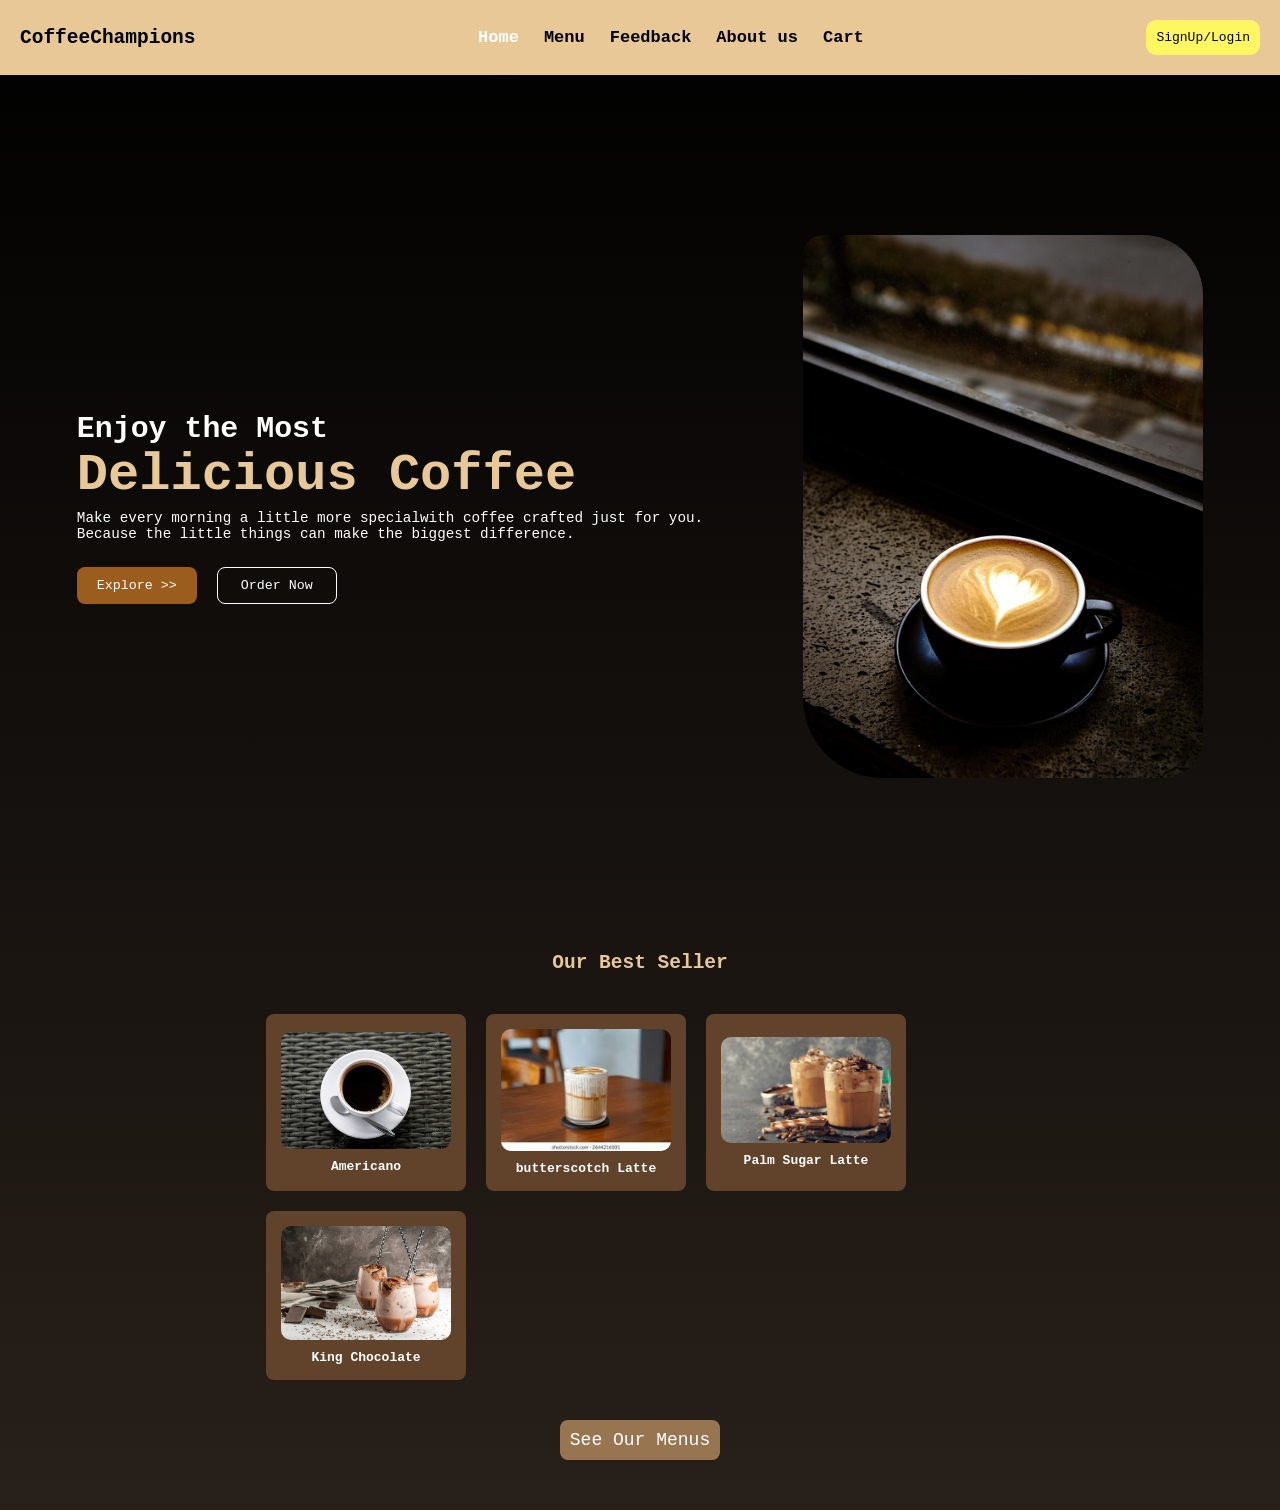
<file: index.html>
<!doctype html>
<html lang="en">
  <head>
    <meta charset="UTF-8" />
    <meta name="viewport" content="width=device-width, initial-scale=1.0" />
    <link href="style/home.css" rel="stylesheet" />
    <title>CoffeeChampions</title>
  </head>
  <body>
    <main>
      <nav id="nav">
        <h2>CoffeeChampions</h2>

        <div class="box-nav">
          <a href="index.html" id="currentPage">Home</a>
          <a href="menu.html">Menu</a>
          <a href="feedback.html">Feedback</a>
          <a href="aboutUs.html">About us</a>
          <a href="cart.html">Cart</a>
        </div>

        <a class="button-signLog" href="login.html">SignUp/Login</a>
      </nav>

      <section id="section-A">


        <div class="box-openingText">
          <h2>Enjoy the Most</h2>
          <h1>Delicious Coffee</h1>
          <p>
            Make every morning a little more specialwith coffee crafted just for
            you. <br />
            Because the little things can make the biggest difference.
          </p>
          <div class="box-buttonOpening">
            <button class="button-explore">Explore >></button>
            <button class="button-orderNow">Order Now</button>
          </div>
        </div>

        <div class="box-openingImg">
          <img src="assets/cappucinoHome.jpg" alt="cappucinoHome" />
        </div>

      </section>

      <section id="section-B">
        <h1>Our Best Seller</h1>
        <div class="box-menuHome">
          <div class="card-menuHome">
            <img src="assets/americanoMenu.jpg" />
            <p>
              <b>Americano</b>
            </p>
          </div>
          <div class="card-menuHome">
            <img src="assets/butterscotchMenu.jpg" />
            <p>
              <b>butterscotch Latte</b>
            </p>
          </div>
          <div class="card-menuHome">
            <img src="assets/palmSugarMenu.jpg" />
            <p>
              <b>Palm Sugar Latte</b>
            </p>
          </div>
          <div class="card-menuHome">
            <img src="assets/signatureChocolateMenu.jpg" />
            <p>
              <b>King Chocolate</b>
            </p>
          </div>
        </div>

        <div class="box-seeMenu">
          <a class="button-seeMenu" href="menu.html">See Our Menus</a>
        </div>
      </section>
    </main>
  </body>
</html>
</file>
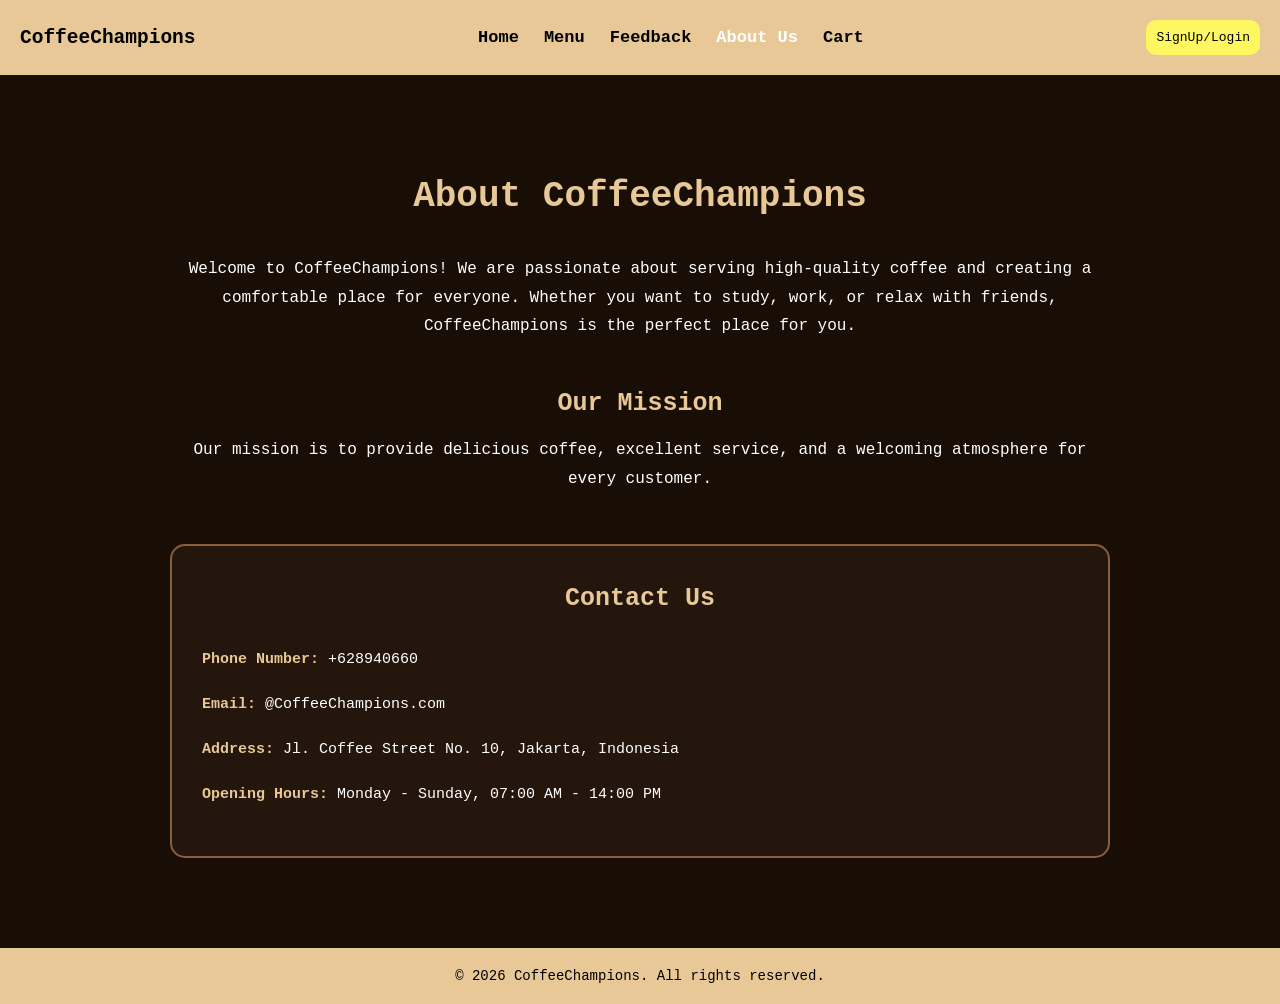
<file: aboutUs.html>
<!DOCTYPE html>
<html lang="en">

<head>
    <meta charset="UTF-8">
    <meta name="viewport" content="width=device-width, initial-scale=1.0">
    <link href="style/aboutUs.css" rel="stylesheet">
    <title>CoffeeChampions - About Us</title>
</head>

<body>
    <main>

        <!-- Navigation Bar -->
        <nav id="nav">
            <h2>CoffeeChampions</h2>

            <div class="box-nav">
                <a href="index.html">Home</a>
                <a href="menu.html">Menu</a>
                <a href="feedback.html">Feedback</a>
                <a href="aboutUs.html" id="currentPage">About Us</a>
                <a href="cart.html">Cart</a>
            </div>

            <a href="login.html" class="button-signLog">
                SignUp/Login
            </a>
        </nav>

        <!-- About Us Section -->
        <section id="about-us">
            <h1>About CoffeeChampions</h1>

            <p>
                Welcome to CoffeeChampions!
                We are passionate about serving high-quality coffee
                and creating a comfortable place for everyone.
                Whether you want to study, work, or relax with friends,
                CoffeeChampions is the perfect place for you.
            </p>

            <h2>Our Mission</h2>

            <p>
                Our mission is to provide delicious coffee,
                excellent service, and a welcoming atmosphere
                for every customer.
            </p>

            <!-- Contact Information -->
            <section id="contact-us">
                <h2>Contact Us</h2>

                <p>
                    <strong>Phone Number:</strong>
                    <a href="tel:+628940660">
                        +628940660
                    </a>
                </p>

                <p>
                    <strong>Email:</strong>
                    <a href="mailto:@CoffeeChampions.com">
                        @CoffeeChampions.com
                    </a>
                </p>

                <p>
                    <strong>Address:</strong>
                    Jl. Coffee Street No. 10,
                    Jakarta, Indonesia
                </p>

                <p>
                    <strong>Opening Hours:</strong>
                    Monday - Sunday, 07:00 AM - 14:00 PM
                </p>
            </section>

        </section>

        <!-- Footer -->
        <footer>
            <p>
                &copy; 2026 CoffeeChampions.
                All rights reserved.
            </p>
        </footer>

    </main>
</body>

</html>
</file>
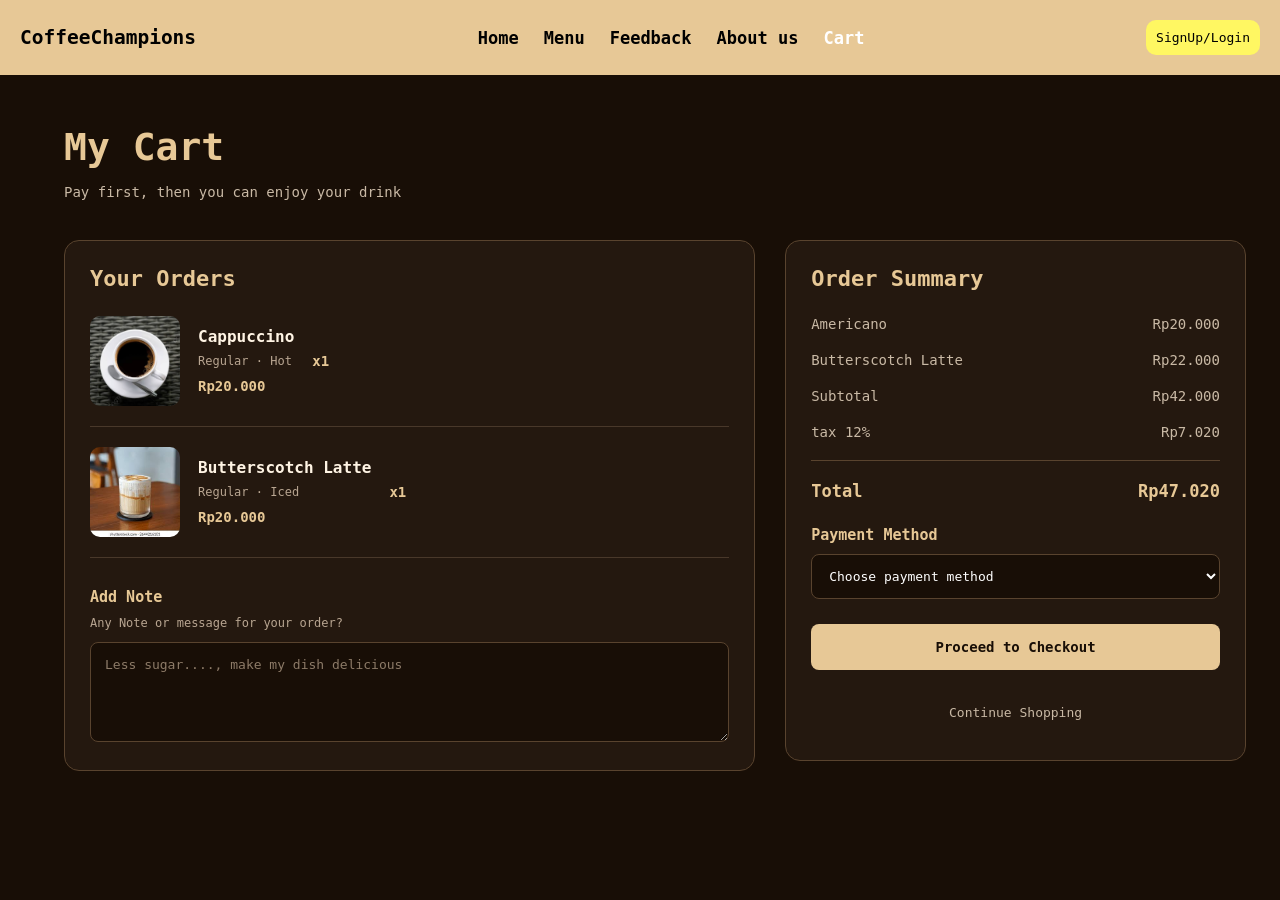
<file: cart.html>
<!DOCTYPE html>
<html lang="en">
<head>
    <meta charset="UTF-8">
    <meta name="viewport" content="width=device-width, initial-scale=1.0">
    <link href="style/cart.css" rel="stylesheet">
    <title>CoffeeChampions</title>
</head>
<body>
    <main>

        <nav id="nav">
            <h2>CoffeeChampions</h2>
            <div class="box-nav">
                <a href="index.html">Home</a>
                <a href="menu.html">Menu</a>
                <a href="feedback.html">Feedback</a>
                <a href="aboutUs.html">About us</a>
                <a href="cart.html" id="currentPage">Cart</a>
            </div>
            <a class="button-signLog" href="login.html">SignUp/Login</a>
        </nav>

        
<section id="my-cart">
    <div class="cart-header">
        
        <h1>My Cart</h1>

        
        <p>Pay first, then you can enjoy your drink</p>
    </div>

    <div class="cart-layout">

        <div class="cart-items">
            <h2>Your Orders</h2>

            <ul class="order-list">
                <li class="order-item">
                    <img src="assets/americanoMenu.jpg" alt="Cappuccino">

                    <div class="order-info">
                        <h3>Cappuccino</h3>
                        <p>Regular · Hot</p>
                        <span>Rp20.000</span>
                    </div>

                    <p class="item-quantity">x1</p>
                </li>

                <li class="order-item">
                    <img src="assets/butterscotchMenu.jpg" alt="Butterscotch Latte">

                    <div class="order-info">
                        <h3>Butterscotch Latte</h3>
                        <p>Regular · Iced</p>
                        <span>Rp20.000</span>
                    </div>

                    <p class="item-quantity">x1</p>
                </li>
            </ul>

            
            <div class="cart-note">
                <label for="order-note">Add Note</label>
                <p>Any Note or message for your order?</p>

                <textarea
                    id="order-note"
                    name="order-note"
                    rows="4"
                    placeholder="Less sugar...., make my dish delicious"
                ></textarea>
            </div>
        </div>

        
        <aside class="order-summary">
            <h2>Order Summary</h2>
            <div class="summary-row">
                <span>Americano</span>
                <span>Rp20.000</span>
            </div><div class="summary-row">
                <span>Butterscotch Latte</span>
                <span>Rp22.000</span>
            </div>
            <div class="summary-row">
                <span>Subtotal</span>
                <span>Rp42.000</span>
            </div>
             <div class="summary-row">
                <span>tax 12%</span>
                <span>Rp7.020</span>
            </div>
            <div class="summary-row total-row">
                <span>Total</span>
                <span>Rp47.020</span>
            </div>

            <div class="payment-method">
                <label for="payment">Payment Method</label>

                <select id="payment" name="payment" required>
                    <option value="" disabled selected>
                        Choose payment method
                    </option>
                    <option value="cash">Cash</option>
                    <option value="qris">QRIS</option>
                    <option value="ewallet">E-Wallet</option>
                    <option value="bank">Bank Transfer</option>
                    <option value="barter">Barter</option>
                </select>
            </div>

            <button type="button" class="checkout-button" onclick="alert('Payment successful'); window.location.href = 'index.html'"">
                Proceed to Checkout
            </button>

            <a href="menu.html" class="continue-shopping">
                Continue Shopping
            </a>
        </aside>

    </div>
</section>

        
    </main>
</body>
</html>
</file>
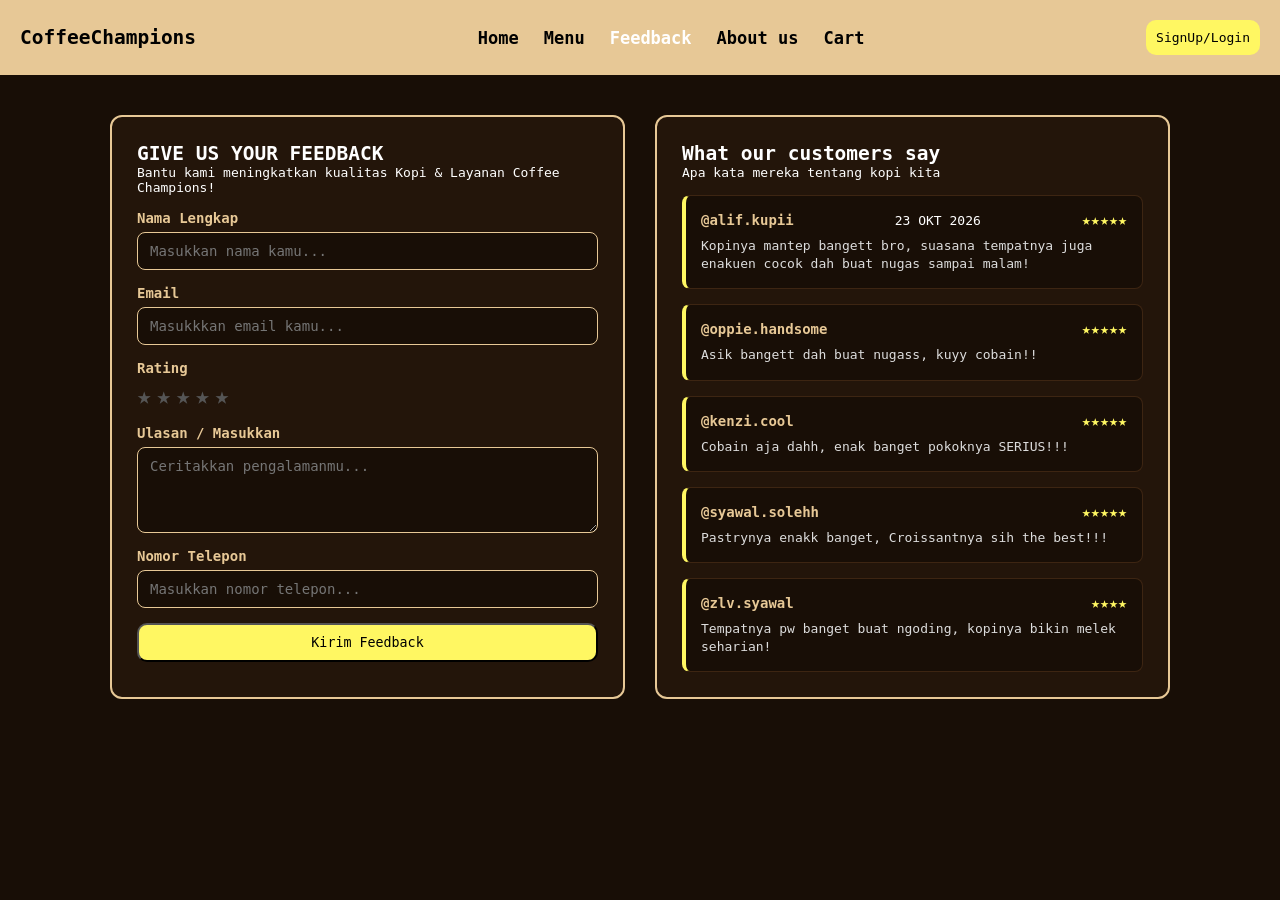
<file: feedback.html>
<!DOCTYPE html>
<html lang="en">
<head>
    <meta charset="UTF-8">
    <meta name="viewport" content="width=device-width, initial-scale=1.0">
    <link href="style/feedback.css" rel="stylesheet">
    <title>CoffeeChampions</title>
</head>
<body>
    <main>

        <nav id="nav">
            <h2>CoffeeChampions</h2>
            <div class="box-nav">
                <a href="index.html">Home</a>
                <a href="menu.html">Menu</a>
                <a href="feedback.html" id="currentPage">Feedback</a>
                <a href="aboutUs.html">About us</a>
                <a href="cart.html">Cart</a>
            </div>
            <a class="button-signLog" href="login.html">SignUp/Login</a>
        </nav>


        <div class="feedback-page">
            <div class="feedback-card">
                <h2 class="section-title">GIVE US YOUR FEEDBACK</h2>
                <p class="section-desc">Bantu kami meningkatkan kualitas Kopi & Layanan Coffee Champions!</p><br>

                <form class="feedback-form" onsubmit="alert('Terimakasih atas feedback anda!')">
                    <div class="form-group">
                        <label for="name">Nama Lengkap</label>
                        <input type="text" id="name" placeholder="Masukkan nama kamu..." required>
                    </div>

                    <div class="form-group">
                        <label for="email">Email</label>
                        <input type="email" id="email" placeholder="Masukkkan email kamu..." required>
                    </div>

                    <div class="form-group">
                        <label>Rating</label>
                        <div class="star-rating">
                            <input type="radio" id="Star5" name="rating" value="5"><label for="Star5">★</label>
                            <input type="radio" id="Star4" name="rating" value="4"><label for="Star4">★</label>
                            <input type="radio" id="Star3" name="rating" value="3"><label for="Star3">★</label>
                            <input type="radio" id="Star2" name="rating" value="2"><label for="Star2">★</label>
                            <input type="radio" id="Star1" name="rating" value="1"><label for="Star1">★</label>
                        </div>
                    </div>

                    <div class="form-group">
                        <label for="message">Ulasan / Masukkan</label>
                        <textarea id="message" rows="4" placeholder="Ceritakkan pengalamanmu..." required></textarea>
                    </div>

                    <div class="form-group">
                        <label for="phone">Nomor Telepon</label>
                        <input type="number" id="phone" placeholder="Masukkan nomor telepon..." required>
                    </div>
                
                    <button type="submit" class="button-signLog">Kirim Feedback</button>
                </form>
            </div>

        <!--GES INI BAGIAN KANAN YA !!-->

            <div class="feedback-card">
                <h2 class="section-title">What our customers say</h2>
                <p class="section-desc">Apa kata mereka tentang kopi kita</p><br>

                <div class="testimonial-list">

                    <div class="testimonial-item">
                        <div class="user-info">
                            <span class="user-name">@alif.kupii</span>
                            <span class="task2">23 OKT 2026</span>
                            <span class="stars-display">★★★★★</span>
                        </div>
                        <p class="user-text">Kopinya mantep bangett bro, suasana tempatnya juga enakuen cocok dah buat nugas sampai malam!</p>
                    </div>

                    <div class="testimonial-item">
                        <div class="user-info">
                            <span class="user-name">@oppie.handsome</span>
                            <span class="stars-display">★★★★★</span>
                        </div>
                        <p class=" user-text">Asik bangett dah buat nugass, kuyy cobain!!</p>
                    </div>

                    <div class="testimonial-item">
                        <div class="user-info">
                            <span class="user-name">@kenzi.cool</span>
                            <span class="stars-display">★★★★★</span>
                        </div>
                        <p class="user-text">Cobain aja dahh, enak banget pokoknya SERIUS!!!</p>
                    </div>

                    <div class="testimonial-item">
                        <div class="user-info">
                            <span class="user-name">@syawal.solehh</span>
                            <span class="stars-display">★★★★★</span>
                        </div>
                        <p class="user-text">Pastrynya enakk banget, Croissantnya sih the best!!!</p>
                    </div>

                    <div class="testimonial-item">
                        <div class=" user-info">
                            <span class="user-name">@zlv.syawal</span>
                            <span class="stars-display">★★★★</span>
                        </div>
                        <p class="user-text">Tempatnya pw banget buat ngoding, kopinya bikin melek seharian!</p>
                    </div>
                </div>

         </div>


        </div>

    </main>
</body>
</html>
</file>
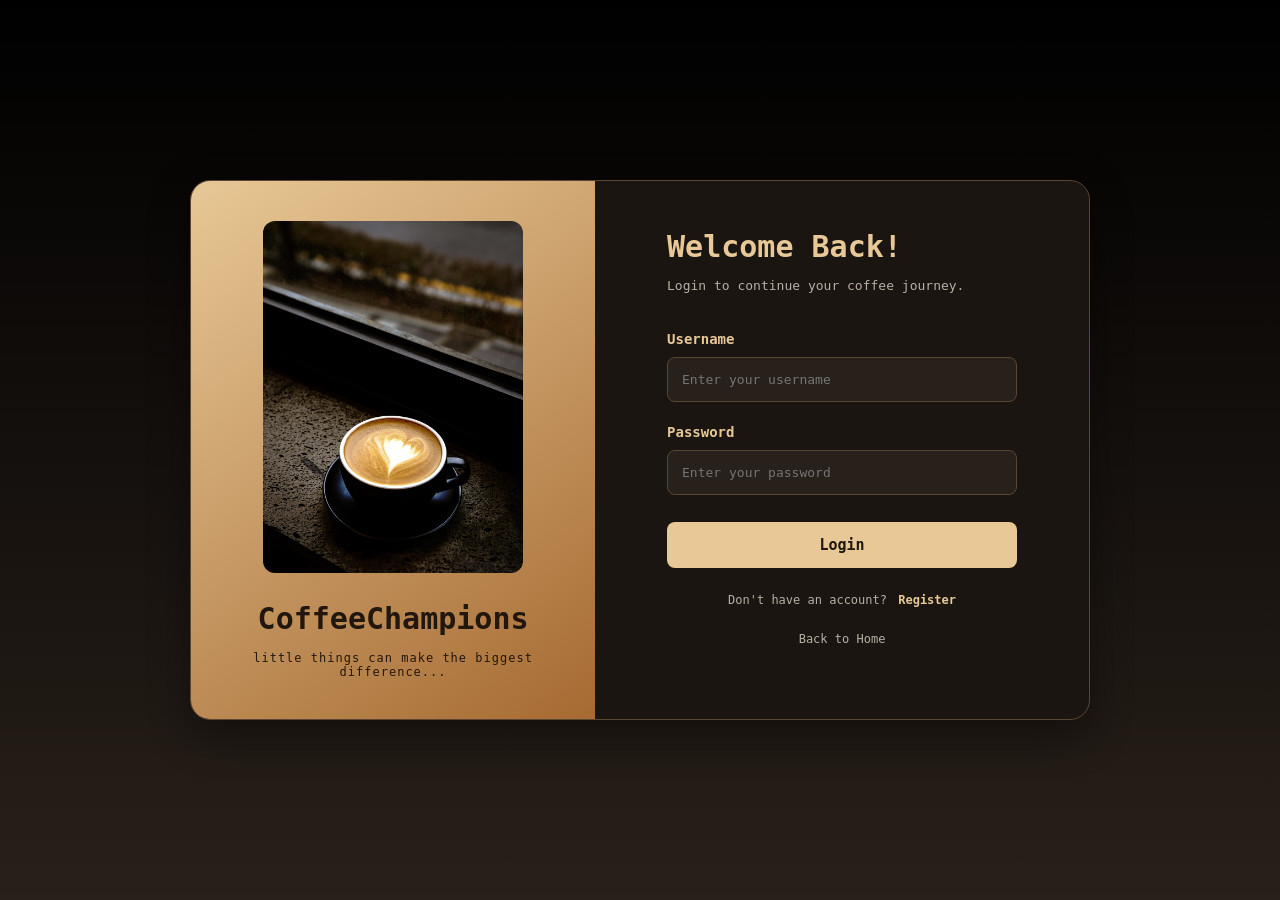
<file: login.html>
<!doctype html>
<html lang="en">
  <head>
    <meta charset="UTF-8" />
    <meta name="viewport" content="width=device-width, initial-scale=1.0" />
    <link href="style/login.css" rel="stylesheet" />
    <title>CoffeeChampions</title>
  </head>

  <body>
    <main>
      <div id="box-login">
        
        <section id="section-logo">
          <div class="box-logo">
            <div class="logo-icon">
                <img src="assets/cappucinoHome.jpg" alt="americano" />
            </div>
            <h1>CoffeeChampions</h1>
            <p>little things can make the biggest difference...</p>
          </div>
        </section>

        
        <section id="section-form">
          <div class="form-content">
            <h2>Welcome Back!</h2>
            <p class="form-description">
              Login to continue your coffee journey.
            </p>

            <form action="#" method="post">
              <div class="form-group">
                <label for="username">Username</label>
                <input
                  type="text"
                  id="username"
                  name="username"
                  placeholder="Enter your username"
                  required
                />
              </div>

              <div class="form-group">
                <label for="password">Password</label>
                <input
                  type="password"
                  id="password"
                  name="password"
                  placeholder="Enter your password"
                  required
                />
              </div>

              <button type="submit" id="button-login">Login</button>
            </form>

            <p class="register-text">
              Don't have an account?
              <a href="signUp.html">Register</a>
            </p>

            <a href="index.html" class="back-home">Back to Home </a>
          </div>
        </section>
      </div>
    </main>
  </body>
</html>
</file>
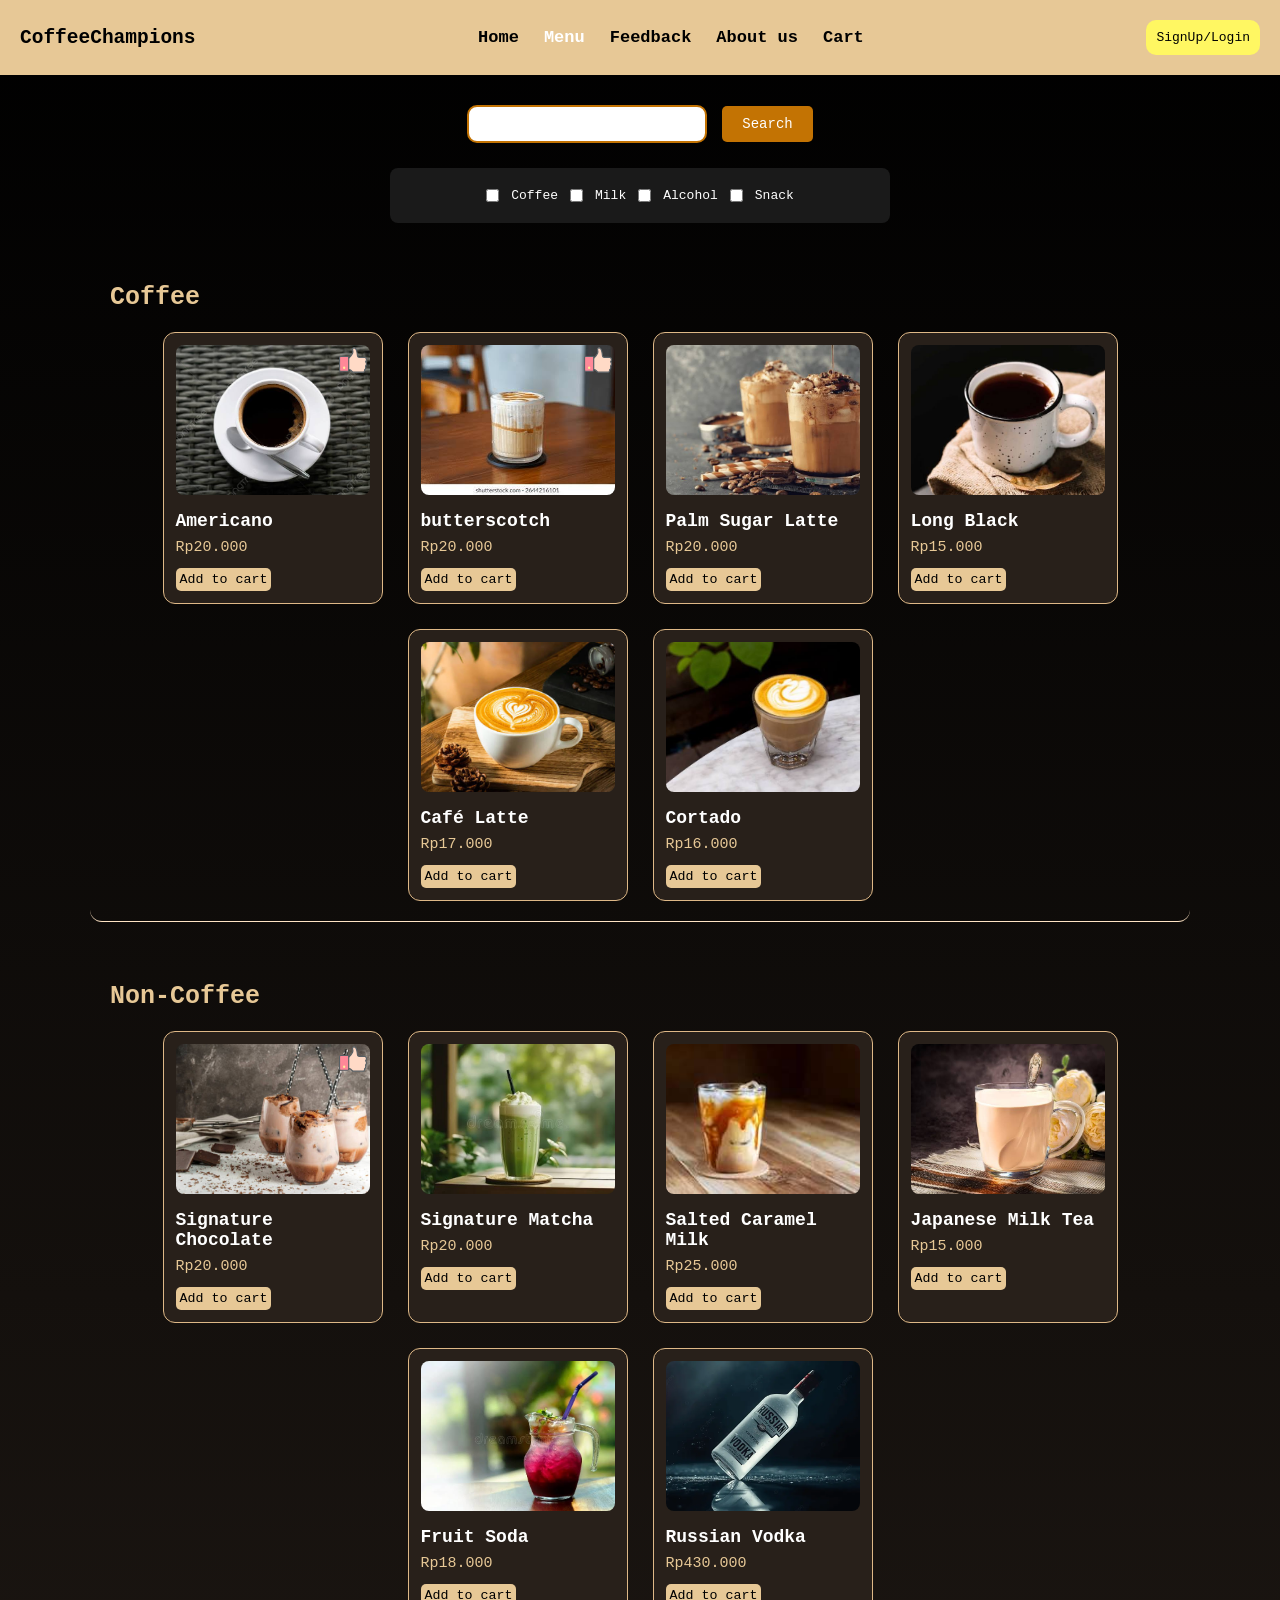
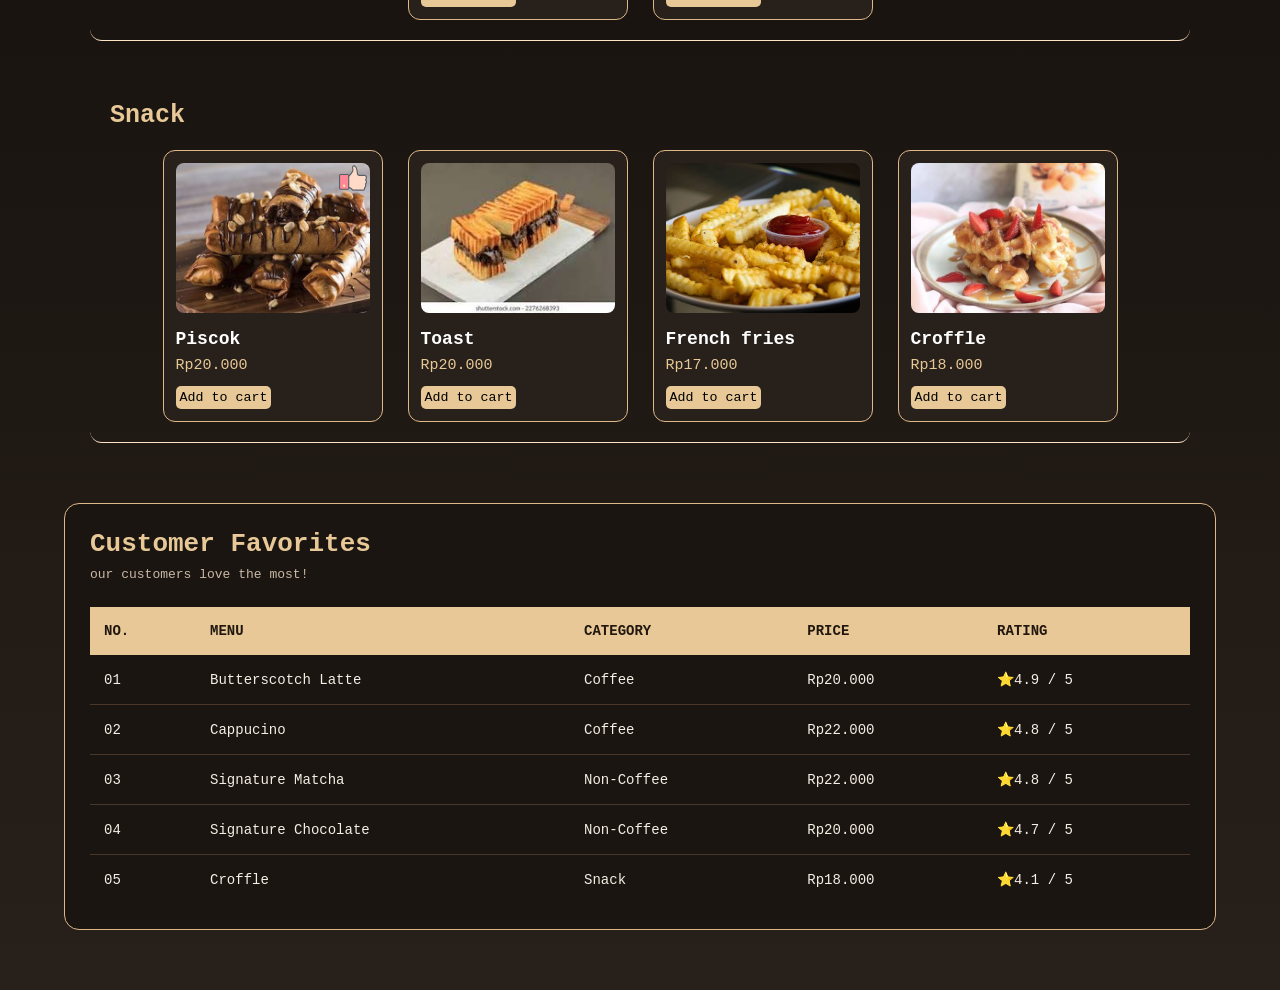
<file: menu.html>
<!doctype html>
<html lang="en">
  <head>
    <meta charset="UTF-8" />
    <meta name="viewport" content="width=device-width, initial-scale=1.0" />
    <link href="style/menu.css" rel="stylesheet" />
    <title>CoffeeChampions</title>
  </head>
  <body>
    <main>
      <nav id="nav">
        <h2>CoffeeChampions</h2>
        <div class="box-nav">
          <a href="index.html">Home</a>
          <a href="menu.html" id="currentPage">Menu</a>
          <a href="feedback.html">Feedback</a>
          <a href="aboutUs.html">About us</a>
          <a href="cart.html">Cart</a>
        </div>
        <a class="button-signLog" href="login.html">SignUp/Login</a>
      </nav>

      <div class="">
        <div class="box-inputSearch">
          <input type="text" />
          <button>Search</button>
        </div>

        <div class="box-inputCheckbox">
          <input type="checkbox" name="coffee" />
          <label for="coffee">Coffee</label>

          <input type="checkbox" name="milk" />
          <label for="milk">Milk</label>

          <input type="checkbox" name="alcohol" />
          <label for="alhocol">Alcohol</label>

          <input type="checkbox" name="snack" />
          <label for="snack">Snack</label>
        </div>
      </div>

      <section id="section-menuNonCoffee">
        <h2>Coffee</h2>

        <div class="box-cardMenu">
          <div class="card-menu">
            <img src="assets/americanoMenu.jpg" alt="Chocolate Latte" />

            <h3>Americano</h3>
            <p>Rp20.000</p>

            <img
              src="assets/bestSellerIcon.svg"
              alt="Best Seller"
              class="icon-bestSeller"
            />
            <button>Add to cart</button>
          </div>

          <div class="card-menu">
            <img src="assets/butterscotchMenu.jpg" alt="Matcha Latte" />

            <h3>butterscotch</h3>
            <p>Rp20.000</p>
            <img
              src="assets/bestSellerIcon.svg"
              alt="Best Seller"
              class="icon-bestSeller"
            />
            <button>Add to cart</button>
          </div>
          <div class="card-menu">
            <img src="assets/palmSugarMenu.jpg" alt="Matcha Latte" />

            <h3>Palm Sugar Latte</h3>
            <p>Rp20.000</p>
            <button>Add to cart</button>
          </div>
          <div class="card-menu">
            <img src="assets/longBlackMenu.jpg" alt="Matcha Latte" />

            <h3>Long Black</h3>
            <p>Rp15.000</p>
            <button>Add to cart</button>
          </div>
          <div class="card-menu">
            <img src="assets/cafeLatteMenu.jpg" alt="Matcha Latte" />

            <h3>Café Latte</h3>
            <p>Rp17.000</p>

            <button>Add to cart</button>
          </div>
          <div class="card-menu">
            <img src="assets/cortadoMenu.jpg" alt="Matcha Latte" />

            <h3>Cortado</h3>
            <p>Rp16.000</p>
            <button>Add to cart</button>
          </div>
        </div>
      </section>

      <section id="section-menuNonCoffee">
        <h2>Non-Coffee</h2>

        <div class="box-cardMenu">
          <div class="card-menu">
            <img
              src="assets/signatureChocolateMenu.jpg"
              alt="Chocolate Latte"
            />

            <h3>Signature Chocolate</h3>
            <p>Rp20.000</p>

            <img
              src="assets/bestSellerIcon.svg"
              alt="Best Seller"
              class="icon-bestSeller"
            />
            <button>Add to cart</button>
          </div>

          <div class="card-menu">
            <img src="assets/matchaMenu.jpg" alt="Matcha Latte" />

            <h3>Signature Matcha</h3>
            <p>Rp20.000</p>
            <button>Add to cart</button>
          </div>
          <div class="card-menu">
            <img src="assets/caramelMilkMenu.jpg" alt="Matcha Latte" />

            <h3>Salted Caramel Milk</h3>
            <p>Rp25.000</p>
            <button>Add to cart</button>
          </div>
          <div class="card-menu">
            <img src="assets/japaneseMilkMenu.jpg" alt="Matcha Latte" />

            <h3>Japanese Milk Tea</h3>
            <p>Rp15.000</p>
            <button>Add to cart</button>
          </div>
          <div class="card-menu">
            <img src="assets/sodaFruitMenu.jpg" alt="Matcha Latte" />

            <h3>Fruit Soda</h3>
            <p>Rp18.000</p>
            <button>Add to cart</button>
          </div>
          <div class="card-menu">
            <img src="assets/vodkaMenu.webp" alt="Matcha Latte" />

            <h3>Russian Vodka</h3>
            <p>Rp430.000</p>
            <button>Add to cart</button>
          </div>
        </div>
      </section>

      <section id="section-menuNonCoffee">
        <h2>Snack</h2>

        <div class="box-cardMenu">
          <div class="card-menu">
            <img src="assets/piscokMenu.jpg" alt="Chocolate Latte" />

            <h3>Piscok</h3>
            <p>Rp20.000</p>
            <button>Add to cart</button>

            <img
              src="assets/bestSellerIcon.svg"
              alt="Best Seller"
              class="icon-bestSeller"
            />
          </div>

          <div class="card-menu">
            <img src="assets/toastMenu.jpg" alt="Matcha Latte" />

            <h3>Toast</h3>
            <p>Rp20.000</p>
            <button>Add to cart</button>
          </div>
          <div class="card-menu">
            <img src="assets/frenchFriesMenu.jpg" alt="Matcha Latte" />

            <h3>French fries</h3>
            <p>Rp17.000</p>
            <button>Add to cart</button>
          </div>
          <div class="card-menu">
            <img src="assets/croffleMenu.jpg" alt="Matcha Latte" />

            <h3>Croffle</h3>
            <p>Rp18.000</p>
            <button>Add to cart</button>
          </div>
        </div>
      </section>

      <section id="sec-table-tierList">
        <h2>Customer Favorites</h2>
        <p class="table-description">our customers love the most!</p>

        <div class="table-container">
          <table>
            <thead>
              <tr>
                <th>No.</th>
                <th>Menu</th>
                <th>Category</th>
                <th>Price</th>
                <th>Rating</th>
              </tr>
            </thead>

            <tbody>
              <tr>
                <td>01</td>
                <td>Butterscotch Latte</td>
                <td>Coffee</td>
                <td>Rp20.000</td>
                <td>⭐4.9 / 5</td>
              </tr>

              <tr>
                <td>02</td>
                <td>Cappucino</td>
                <td>Coffee</td>
                <td>Rp22.000</td>
                <td>⭐4.8 / 5</td>
              </tr>

              <tr>
                <td>03</td>
                <td>Signature Matcha</td>
                <td>Non-Coffee</td>
                <td>Rp22.000</td>
                <td>⭐4.8 / 5</td>
              </tr>

              <tr>
                <td>04</td>
                <td>Signature Chocolate</td>
                <td>Non-Coffee</td>
                <td>Rp20.000</td>
                <td>⭐4.7 / 5</td>
              </tr>

              <tr>
                <td>05</td>
                <td>Croffle</td>
                <td>Snack</td>
                <td>Rp18.000</td>
                <td>⭐4.1 / 5</td>
              </tr>
            </tbody>
          </table>
        </div>
      </section>
    </main>
  </body>
</html>
</file>
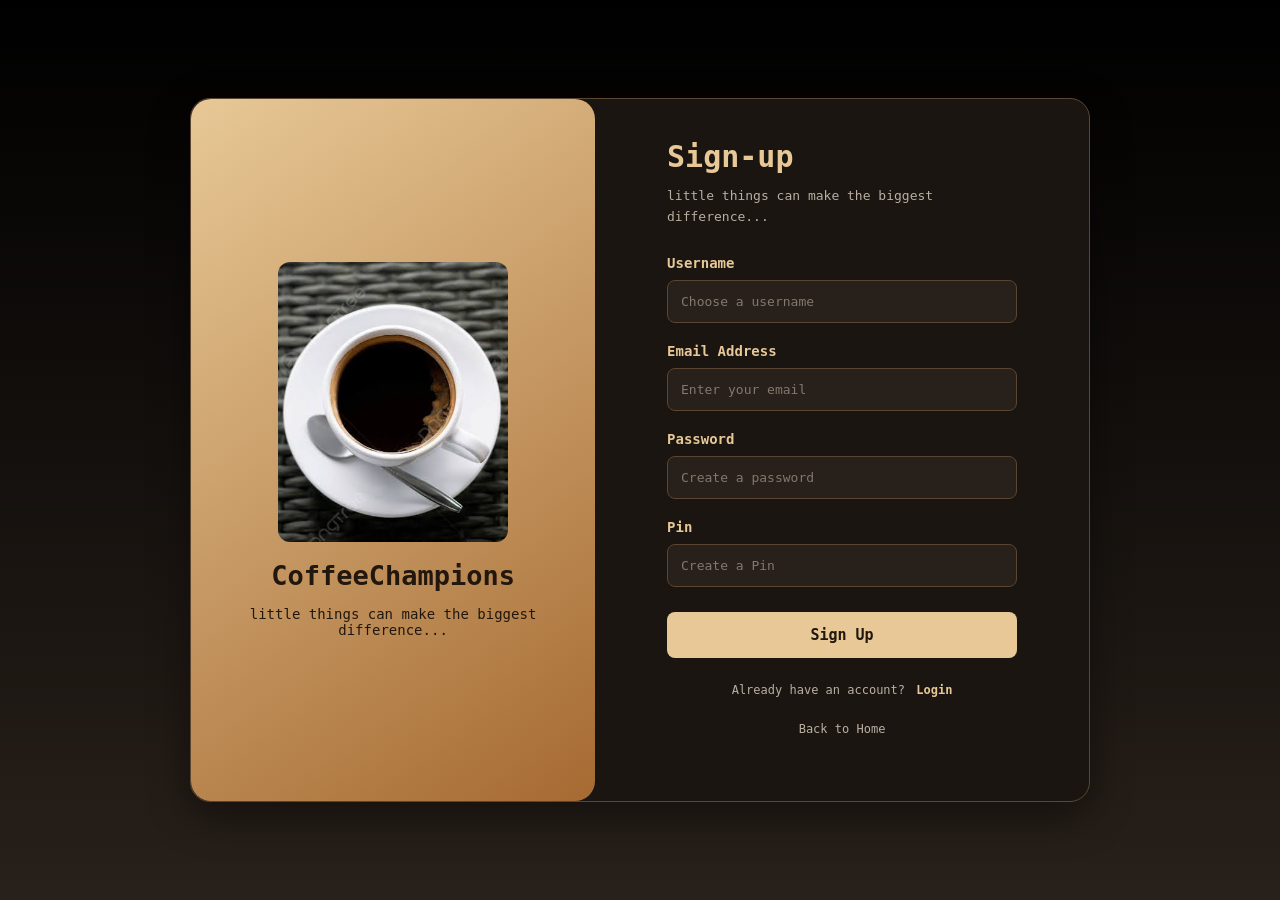
<file: signUp.html>
<!doctype html>
<html lang="en">
  <head>
    <meta charset="UTF-8" />
    <meta name="viewport" content="width=device-width, initial-scale=1.0" />
    <link href="style/signUp.css" rel="stylesheet" />
    <title>Sign Up | CoffeeChampions</title>
  </head>

  <body>
    <main>
      <div id="box-signup">
        
        <section id="section-logo">
          <div class="box-logo">
            <div class="logo-icon">
              <img
                src="assets/americanoMenu.jpg"
                alt="CoffeeChampions coffee"
              />
            </div>

            <h1>CoffeeChampions</h1>
            <p>little things can make the biggest difference...</p>
          </div>
        </section>

        
        <section id="section-form">
          <div class="form-content">
            <h2>Sign-up</h2>
            <p class="form-description">
              little things can make the biggest difference...
            </p>

            <form class="formSignup" action="index.html"">
              <div class="form-group">
                <label for="username">Username</label>
                <input
                  type="text"
                  id="username"
                  name="username"
                  placeholder="Choose a username"
                  required
                />
              </div>

              <div class="form-group">
                <label for="email">Email Address</label>
                <input
                  type="email"
                  id="email"
                  name="email"
                  placeholder="Enter your email"
                  required
                />
              </div>

              <div class="form-group">
                <label for="password">Password</label>
                <input
                  type="password"
                  id="password"
                  name="password"
                  placeholder="Create a password"
                  required
                  minlength="8"
                />
              </div>
               <div class="form-group">
                <label for="password">Pin</label>
                <input
                  type="number"
                  id="number"
                  name="password"
                  placeholder="Create a Pin"
                  required
                  minlength="6"
                />
              </div>

              <button type="submit" class="submitButton">Sign Up</button>
            </form>

            <p class="account-text">
              Already have an account?
              <a id="haveAccount" href="login.html">Login</a>
            </p>

            <a href="index.html" class="back-home"> Back to Home </a>
          </div>
        </section>
      </div>
    </main>
  </body>
</html>
</file>
<file: style/home.css>
* {
  margin: 0;
  padding: 0;
  box-sizing: border-box;
  font-family: monospace;
}

body {
  background: linear-gradient(to bottom, #000000, #28201a);
  color: white;
  min-height: 100vh;
}

#nav {
  display: flex;
  justify-content: space-between;
  background-color: #e7c896;
  color: black;
  padding: 20px;
  align-items: center;
  position: sticky;
  z-index: 900;
  top: 0;
}

#currentPage {
  color: white;
}

.button-signLog {
  background-color: #fff762;
  color: black;
  text-decoration: none;
  padding: 10px;
  border-radius: 10px;
  transition: 250ms ease-in;
}

.button-signLog:hover {
  background-color: #f9ed01;
  transform: scale(1.09);
  cursor: pointer;
}
.box-nav {
  display: flex;
  flex-direction: row;
  gap: 25px;
}

.box-nav a {
  cursor: pointer;
  text-decoration: none;
  color: black;
  transition: 250ms all;
  font-weight: 800;
  font-size: 17px;
}
.box-nav a:hover {
  color: #f9f9f3;
}

#section-A {
  padding: 40px;
  margin: 120px 20px;

  display: flex;
  flex-direction: row;
  align-items: center;
  justify-content: center;
  gap: 100px;
}

.box-openingText h1 {
  color: #e7c896;
  font-size: 4em;
}
.box-openingText h2 {
  font-size: 2.3em;
}
.box-openingText p {
  margin-top: 5px;
  font-size: 1.1em;
}
.box-openingImg img {
  width: 400px;
  border-radius: 20px 60px 40px 80px;
  transition: 250ms;
}
.box-openingImg img:hover {
  transform: rotate(10deg);
}

.box-buttonOpening {
  margin-top: 25px;
  display: flex;
  flex-direction: row;
  gap: 20px;
}

.button-explore {
  background-color: #9b5d1e;
  width: 120px;
  border: none;
  padding: 10px;
  border-radius: 8px;
  transition: 250ms ease;
  color: white;
  cursor: pointer;
}
.button-explore:hover {
  background-color: #977550;
}

.button-orderNow {
  background-color: transparent;
  width: 120px;
  border: 1px solid white;
  padding: 10px;
  border-radius: 8px;
  transition: 350ms ease-in-out;
  color: white;
  cursor: pointer;
  animation: swingAnimation 2s ease-in-out infinite;
}

.button-orderNow:hover {
  background-color: white;
  color: black;
  animation: none;
}

@keyframes swingAnimation {
  0% {
    transform: rotate(0deg);
  }
  25% {
    transform: rotate(20deg);
  }
  50% {
    transform: rotate(0deg);
  }
  75% {
    transform: rotate(-20deg);
  }
  100% {
    transform: rotate(0deg);
  }
}
#section-B {
  width: 60%;
  margin: 50px auto;
  padding: 10px;
}
#section-B h1 {
  text-align: center;
  margin-bottom: 40px;
  color: #e7c896;
}
.box-menuHome {
  display: flex;
  flex-direction: row;
  flex-wrap: wrap;
  gap: 20px;
}

.card-menuHome {
  background-color: #60432a;
  border-radius: 8px;
  padding: 15px;
  display: flex;
  gap: 10px;
  flex-direction: column;
  align-items: center;
  justify-content: center;

  transition: 280ms ease-in-out;
}
.card-menuHome:hover {
  transform: scale(1.11);
}
.card-menuHome img {
  width: 170px;
  border-radius: 10px;
}

.box-seeMenu {
  margin-top: 50px;
  text-align: center;
}

.button-seeMenu {
  background-color: #977550;
  font-size: 18px;
  padding: 10px;
  border-radius: 8px;
  transition: 250ms all;
  cursor: pointer;
  color: white;
  text-decoration: none;
}
.button-seeMenu:hover {
  background-color: #945d22;
}

@media only screen and (max-width: 768px) {
  #nav {
    flex-direction: column;
    justify-content: center;
    gap: 18px;
    padding: 20px 15px;
  }

  #nav h2 {
    font-size: 23px;
    text-align: center;
  }

  .box-nav {
    width: 100%;
    justify-content: center;
    gap: 12px 18px;
  }

  .box-nav a {
    font-size: 14px;
  }

  .button-signLog {
    padding: 10px 18px;
  }

  #section-A {
    padding: 40px;
    margin: 100px 20px;

    display: flex;
    flex-direction: column;
    align-items: center;
    justify-content: center;
    gap: 100px;
  }
  .box-openingImg img {
    width: 80%;
  }

  #section-B {
    width: 95%;
  }
  .card-menuHome {
    flex-grow: 1;
    flex-shrink: 1;
    min-width: 0;
    padding: 10px;
  }
  .card-menuHome img {
    width: 70%;
    object-fit: cover;
  }

}
</file>
<file: style/aboutUs.css>
/* Reset */
* {
  margin: 0;
  padding: 0;
  box-sizing: border-box;
  font-family: monospace;
}

/* Body */
body {
  background-color: #180e06;
  color: white;
}

/* Navigation Bar */
#nav {
  display: flex;
  justify-content: space-between;
  background-color: #e7c896;
  color: black;
  padding: 20px;
  align-items: center;
  position: sticky;
  top: 0;
  z-index: 1000;
}

#currentPage {
  color: white;
}

.button-signLog {
  background-color: #fff762;
  padding: 10px;
  border-radius: 10px;
  transition: 250ms ease-in;
  text-decoration: none;
  color: black;
  color: black;
  text-decoration: none;
}

.button-signLog:hover {
  background-color: #f9ed01;
  transform: scale(1.09);
  cursor: pointer;
}

.box-nav {
  display: flex;
  flex-direction: row;
  gap: 25px;
}

.box-nav a {
  cursor: pointer;
  text-decoration: none;
  color: black;
  transition: 250ms all;
  font-weight: 800;
  font-size: 17px;
}

.box-nav a:hover {
  color: #f9f9f3;
}

/* About Us Section */
#about-us {
  max-width: 1000px;
  margin: 60px auto;
  padding: 30px;
  line-height: 1.8;
}

#about-us h1 {
  color: #e7c896;
  font-size: 36px;
  text-align: center;
  margin-bottom: 25px;
}

#about-us>p {
  font-size: 16px;
  text-align: center;
  margin-bottom: 40px;
}

/* Our Mission */
#about-us h2 {
  color: #e7c896;
  font-size: 25px;
  margin-bottom: 15px;
}

#about-us>h2,
#about-us>p {
  text-align: center;
}

#about-us>h2 {
  margin-bottom: 10px;
}

/* Contact Us */
#contact-us {
  margin-top: 50px;
  padding: 30px;
  border: 2px solid #8b5e3c;
  border-radius: 15px;
  background-color: #24160d;
}

#contact-us h2 {
  text-align: center;
  margin-bottom: 25px;
}

#contact-us p {
  font-size: 15px;
  margin-bottom: 18px;
  overflow-wrap: anywhere;
}

#contact-us strong {
  color: #e7c896;
}

#contact-us a {
  color: white;
  text-decoration: none;
  transition: 250ms ease;
}

#contact-us a:hover {
  color: #e7c896;
}

/* Footer */
footer {
  background-color: #e7c896;
  color: black;
  text-align: center;
  padding: 20px;
  margin-top: 60px;
}

footer p {
  font-size: 14px;
}


@media (max-width: 768px) {
  #nav {
    flex-direction: column;
    justify-content: center;
    gap: 18px;
    padding: 20px 15px;
  }

  #nav h2 {
    font-size: 23px;
    text-align: center;
  }

  .box-nav {
    width: 100%;
    justify-content: center;
    gap: 12px 18px;
  }

  .box-nav a {
    font-size: 14px;
  }

  .button-signLog {
    padding: 10px 18px;
  }

}
</file>
<file: style/cart.css>
* {
  margin: 0;
  padding: 0;
  box-sizing: border-box;
  font-family: monospace;
}
body {
  background-color: #180e06;
  color: white;
}

#nav {
  display: flex;
  justify-content: space-between;
  background-color: #e7c896;
  color: black;
  padding: 20px;
  align-items: center;
  position: sticky;
  top: 0;
}
#currentPage {
  color: white;
}

.button-signLog {
  background-color: #fff762;
  color: black;
  text-decoration: none;
  padding: 10px;
  border-radius: 10px;
  transition: 250ms ease-in;
}

.button-signLog:hover {
  background-color: #f9ed01;
  transform: scale(1.09);
  cursor: pointer;
}
.box-nav {
  display: flex;
  flex-direction: row;
  gap: 25px;
}

.box-nav a {
  cursor: pointer;
  text-decoration: none;
  color: black;
  transition: 250ms all;
  font-weight: 800;
  font-size: 17px;
}
.box-nav a:hover {
  color: #f9f9f3;
}

/* ===== MY CART ===== */

#my-cart {
  width: 90%;
  
  margin: 50px auto;
}

.cart-header {
  margin-bottom: 35px;
}

.cart-subtitle {
  color: #c37303;
  font-size: 13px;
  font-weight: bold;
  letter-spacing: 3px;
  margin-bottom: 12px;
}

.cart-header h1 {
  color: #e7c896;
  font-size: 38px;
  margin-bottom: 12px;
}

.cart-header > p:last-child {
  color: #c9b9a5;
  font-size: 14px;
  line-height: 1.7;
}



.cart-layout {
  display: grid;
  grid-template-columns: 60% 40%;
  align-items: start;
  gap: 30px;
}

.cart-items,
.order-summary {
  background-color: #24180f;
  border: 1px solid #59432e;
  border-radius: 15px;
  padding: 25px;
}

.cart-items h2,
.order-summary h2 {
  color: #e7c896;
  font-size: 22px;
  margin-bottom: 25px;
}

/* ===== ORDER LIST ===== */

.order-list {
  list-style: none;
}

.order-item {
  display: flex;
  align-items: center;
  gap: 18px;
  padding: 20px 0;
  border-bottom: 1px solid #49382a;
}

.order-item:first-child {
  padding-top: 0;
}

.order-item img {
  width: 90px;
  height: 90px;
  object-fit: cover;
  border-radius: 10px;
}



.order-info h3 {
  color: #fff4e4;
  font-size: 16px;
  margin-bottom: 8px;
}

.order-info p {
  color: #b8a591;
  font-size: 12px;
  margin-bottom: 10px;
}

.order-info span {
  color: #e7c896;
  font-weight: bold;
  font-size: 14px;
}

.item-quantity {
  color: #e7c896;
  font-weight: bold;
  font-size: 14px;
}



.cart-note {
  margin-top: 30px;
}

.cart-note label,
.payment-method label {
  display: block;
  color: #e7c896;
  font-size: 15px;
  font-weight: bold;
  margin-bottom: 10px;
}

.cart-note p {
  color: #b8a591;
  font-size: 12px;
  margin-bottom: 12px;
}

.cart-note textarea {
  width: 100%;
  min-height: 100px;
  padding: 14px;
  resize: vertical;
  background-color: #180e06;
  border: 1px solid #59432e;
  border-radius: 8px;
  color: white;
  font-family: monospace;
  font-size: 13px;
  outline: none;
}

.cart-note textarea:focus {
  border-color: #e7c896;
}

.cart-note textarea::placeholder {
  color: #8d7b68;
}



.summary-row {
  display: flex;
  justify-content: space-between;
  gap: 15px;
  margin-bottom: 20px;
  color: #c9b9a5;
  font-size: 14px;
}

.total-row {
  padding-top: 20px;
  margin-top: 10px;
  border-top: 1px solid #59432e;
  color: #e7c896;
  font-size: 17px;
  font-weight: bold;
}



.payment-method {
  margin-top: 25px;
  margin-bottom: 25px;
}

.payment-method select {
  width: 100%;
  padding: 13px;
  background-color: #180e06;
  border: 1px solid #59432e;
  border-radius: 8px;
  color: white;
  font-family: monospace;
  font-size: 13px;
  cursor: pointer;
  outline: none;
}

.payment-method select:focus {
  border-color: #e7c896;
}

.payment-method option {
  background-color: #24180f;
  color: white;
}

/* ===== CHECKOUT BUTTON ===== */

.checkout-button {
  width: 100%;
  padding: 15px;
  background-color: #e7c896;
  color: #180e06;
  border: none;
  border-radius: 8px;
  font-family: monospace;
  font-size: 14px;
  font-weight: bold;
  cursor: pointer;
  transition: 250ms ease;
}

.checkout-button:hover {
  background-color: #f5dfb8;
  transform: translateY(-2px);
}

.continue-shopping {
  display: block;
  margin-top: 20px;
  text-align: center;
  padding: 15px;
  border-radius: 10px;
  color: #c9b9a5;
  font-size: 13px;
  text-decoration: none;
  transition: 250ms ease;
}

.continue-shopping:hover {
  color: #080808;
  background-color: whitesmoke;
  background-color: white;
}

@media (max-width: 768px) {
  #nav {
    flex-direction: column;
    justify-content: center;
    gap: 18px;
    padding: 20px 15px;
  }

  #nav h2 {
    font-size: 23px;
    text-align: center;
  }

  .box-nav {
    width: 100%;
    justify-content: center;
    gap: 12px 18px;
  }

  .box-nav a {
    font-size: 14px;
  }

  .button-signLog {
    padding: 10px 18px;
  }



  .cart-layout {
    grid-template-columns: 1fr;
  }

  .cart-header h1 {
    font-size: 32px;
  }

  .cart-items,
  .order-summary {
    padding: 20px;
  }
}
</file>
<file: style/feedback.css>
* {
  margin: 0;
  padding: 0;
  box-sizing: border-box;
  font-family: monospace;
}
body {
  background-color: #180e06;
  color: white;
}

#nav {
  display: flex;
  justify-content: space-between;
  background-color: #e7c896;
  color: black;
  padding: 20px;
  align-items: center;
  position: sticky;
  top: 0;
}
#currentPage {
  color: white;
}

.button-signLog {
  background-color: #fff762;
  color: black;
  text-decoration: none;
  padding: 10px;
  border-radius: 10px;
  transition: 250ms ease-in;
}

.button-signLog:hover {
  background-color: #f9ed01;
  transform: scale(1.09);
  cursor: pointer;
}

.box-nav {
  display: flex;
  flex-direction: row;
  gap: 25px;
}

.box-nav a {
  cursor: pointer;
  text-decoration: none;
  color: black;
  transition: 250ms all;
  font-weight: 800;
  font-size: 17px;
}

.box-nav a:hover {
  color: #f9f9f3;
}
.feedback-page{
  display: flex;
  flex-wrap: wrap;
  gap: 30px;
  max-width: 1100px;
  margin: 40px auto;
  padding: 0 20px;
}

.feedback-card{
  flex: 1;
  min-width: 320px;
  background-color: #23150a;
  border: 2px solid #e7c896;
  border-radius: 12px;
  padding: 25px;
}

section-title {
  color: #e7c896;
  font-size: 20px;
  margin-bottom: 8px;
  letter-spacing: 1px;
}

section-desc {
  color: #ccc;
  font-size: 13px;
  margin-bottom: 20px;
}

.feedback-form {
  display: flex;
  flex-direction: column;
  gap: 15px;
}

.form-group {
  display: flex;
  flex-direction: column;
  gap: 6px;
}

.form-group label {
  color: #e7c896;
  font-size: 14px;
  font-weight: bold;
}

.form-group input,
.form-group textarea {
  width: 100%;
  padding: 10px 12px;
  background-color: #180e06;
  border: 1px solid #e7c896;
  border-radius: 8px;
  color: white;
  font-family: monospace;
  font-size: 14px;
  outline: none;
}

.form-group input:focus,
.form-group textarea:focus {
  border-color: #fff762;
}

.star-rating {
  display: flex;
  flex-direction: row-reverse;
  justify-content: flex-end;
  gap: 5px;
}

.star-rating input {
  display: none;
}

.star-rating label {
  font-size: 24px;
  color: #555;
  cursor: pointer;
  transition: color 200ms ease;
}

.star-rating label:hover,
.star-rating label:hover ~ label,
.star-rating input:checked ~ label {
  color: #fff762;
}
.testimonial-list {
  display: flex;
  flex-direction: column;
  gap: 15px;
}

.testimonial-item {
  background-color: #180e06;
  border: 1px solid #3d2512;
  border-left: 4px solid #fff762;
  border-radius: 8px;
  padding: 15px;
}

.user-info {
  display: flex;
  justify-content: space-between;
  align-items: center;
  margin-bottom: 8px;
}



.user-name {
  color: #e7c896;
  font-weight: bold;
  font-size: 14px;
}
.stars-display {
  color: #fff762;
  font-size: 15px;
}

.user-text {
  color: #ddd;
  font-size: 13px;
  line-height: 1.4;
}

@media (max-width: 768px) {
  #nav {
    flex-direction: column;
    justify-content: center;
    gap: 18px;
    padding: 20px 15px;
  }

  #nav h2 {
    font-size: 23px;
    text-align: center;
  }

  .box-nav {
    width: 100%;
    justify-content: center;
    gap: 12px 18px;
  }

  .box-nav a {
    font-size: 14px;
  }

  .button-signLog {
    padding: 10px 18px;
  }

}
</file>
<file: style/login.css>
* {
  margin: 0;
  padding: 0;
  box-sizing: border-box;
  font-family: monospace;
}

body {
  background: linear-gradient(to bottom, #000000, #28201a);
  color: white;
  min-height: 100vh;
}

main {
  min-height: 100vh;
  display: flex;
  justify-content: center;
  align-items: center;
  padding: 30px;
}

#box-login {
  display: flex;
  width: 900px;
  max-width: 100%;
  min-height: 520px;

  background-color: #1a1511;
  border: 1px solid #5b4632;
  border-radius: 20px;
  overflow: hidden;

  box-shadow: 0 15px 40px rgba(0, 0, 0, 0.4);
}

#section-logo {
  width: 45%;
  display: flex;
  justify-content: center;
  align-items: center;
  text-align: center;

  padding: 40px;
  background: linear-gradient(145deg, #e7c896, #a66a32);
  color: #21170e;
}

/* Container logo */
.box-logo {
  width: 100%;
  display: flex;
  flex-direction: column;
  align-items: center;
  gap: 15px;
}

/* Gambar landscape */
.logo-icon {
  width: 100%;
  max-width: 350px;
  margin-bottom: 10px;
}

.logo-icon img {
  width: 80%;
  border-radius: 12px;
}


#section-logo h1 {
  font-size: 30px;
}


#section-logo p {
  font-size: 12px;
  letter-spacing: 1px;
}

#section-form {
  width: 55%;
  display: flex;
  justify-content: center;
  align-items: center;

  padding: 45px;
}

.form-content {
  width: 100%;
  max-width: 350px;
}

#section-form h2 {
  font-size: 30px;
  margin-bottom: 12px;
  color: #e7c896;
}

.form-description {
  color: #b9afa3;
  font-size: 13px;
  line-height: 1.6;
  margin-bottom: 35px;
}

.form-group {
  display: flex;
  flex-direction: column;
  gap: 10px;
  margin-bottom: 22px;
}

.form-group label {
  font-size: 14px;
  font-weight: bold;
  color: #e7c896;
}

.form-group input {
  width: 100%;
  padding: 14px;
  background-color: #28201a;
  color: white;

  border: 1px solid #5b4632;
  border-radius: 8px;

  font-size: 13px;
  transition: 250ms ease;
}

.form-group input:focus {
  border-color: #e7c896;
}

#button-login {
  width: 100%;
  padding: 14px;
  margin-top: 5px;

  background-color: #e7c896;
  color: #21170e;

  border: none;
  border-radius: 8px;

  font-size: 15px;
  font-weight: bold;
  cursor: pointer;

  transition: background-color 250ms ease, transform 250ms ease;
}

#button-login:hover {
  background-color: #f9ed01;
  transform: translateY(-2px);
}

.register-text {
  margin-top: 25px;
  text-align: center;
  font-size: 12px;
  color: #b9afa3;
}

.register-text a {
  color: #e7c896;
  font-weight: bold;
  text-decoration: none;
  margin-left: 4px;
}

.register-text a:hover {
  color: #f9ed01;
  text-decoration: underline;
}

.back-home {
  display: block;
  width: fit-content;
  margin: 25px auto;

  color: #b9afa3;
  text-decoration: none;
  font-size: 12px;

  transition: 250ms ease;
}

.back-home:hover {
  color: #e7c896;
}

@media (max-width: 720px) {
  main {
    padding: 20px;
  }

  #box-login {
    flex-direction: column;
  }

  #section-logo,
  #section-form {
    width: 100%;
  }

  #section-logo {
    padding: 30px 20px;
  }

  .logo-icon {
    font-size: 50px;
    margin-bottom: 10px;
  }
  .logo-icon img {
  width: 40%;
  border-radius: 12px;
}
  #section-logo h1 {
    font-size: 25px;
  }

  #section-form {
    padding: 35px 25px;
  }

  #section-form h2 {
    font-size: 25px;
  }
}
</file>
<file: style/menu.css>
/* ===== GLOBAL ===== */
* {
  margin: 0;
  padding: 0;
  box-sizing: border-box;
  font-family: monospace;
}

body {
  background: linear-gradient(to bottom, #000000, #28201a);
  color: white;
  min-height: 100vh;
}

/* ===== NAVBAR ===== */
#nav {
  display: flex;
  justify-content: space-between;
  align-items: center;
  gap: 20px;
  padding: 20px;
  background-color: #e7c896;
  color: black;

  position: sticky;
  top: 0;
  z-index: 100;
}

.box-nav {
  display: flex;
  flex-direction: row;
  align-items: center;
  flex-wrap: wrap;
  gap: 25px;
}

.box-nav a {
  text-decoration: none;
  color: black;
  font-weight: 800;
  font-size: 17px;
  transition: color 250ms ease;
}

.box-nav a:hover {
  color: #ffffff;
}

#currentPage {
  color: #ffffff;
}

.button-signLog {
  display: inline-block;
  background-color: #fff762;
  color: black;
  color: black;
  text-decoration: none;
  padding: 10px;
  border-radius: 10px;
  text-decoration: none;
  white-space: nowrap;
  transition: 250ms ease;
}

.button-signLog:hover {
  background-color: #f9ed01;
  transform: scale(1.05);
  cursor: pointer;
}

/* ===== SEARCH ===== */
.box-inputSearch {
  display: flex;
  justify-content: center;
  align-items: center;
  flex-wrap: wrap;
  gap: 15px;
  margin: 30px auto 0;
  padding: 0 20px;
}

.box-inputSearch input {
  width: 240px;
  height: 38px;
  padding: 10px;
  border: 2px solid #c37303;
  border-radius: 10px;
  outline: none;
}

.box-inputSearch input:focus {
  border-color: #e7c896;
}

.box-inputSearch button {
  padding: 10px 20px;
  background-color: #c37303;
  color: white;
  border: none;
  border-radius: 5px;
  font-size: 14px;
  cursor: pointer;
  transition: background-color 250ms ease;
}

.box-inputSearch button:hover {
  background-color: #e08a0b;
}

/* ===== CATEGORY CHECKBOXES ===== */
.box-inputCheckbox {
  display: flex;
  flex-wrap: wrap;
  justify-content: center;
  align-items: center;
  gap: 12px;
  max-width: 500px;
  margin: 25px auto;
  padding: 20px;
  background-color: #1a1a1a;
  border-radius: 8px;
}

.box-inputCheckbox input {
  accent-color: #c37303;
  cursor: pointer;
}

.box-inputCheckbox label {
  cursor: pointer;
}

#section-MenuCoffee,
#section-menuNonCoffee,
#section-MenuSnack {
  max-width: 1100px;
  width: 90%;
  margin: 40px auto;
  padding: 20px;
  border-bottom: 1px solid bisque;
  border-radius: 12px;
}

#section-MenuCoffee h2,
#section-menuNonCoffee h2,
#section-MenuSnack h2 {
  margin-bottom: 20px;
  color: #e7c896;
  font-size: 25px;
}

.box-cardMenu {
  display: flex;
  flex-wrap: wrap;
  justify-content: center;
  gap: 25px;
}

.card-menu {
  position: relative;

  width: 220px;
  padding: 12px;
  background-color: #28201a;
  border: 1px solid burlywood;
  border-radius: 12px;

  text-align: left;
  overflow: hidden;
  transition: transform 250ms ease;
}

.card-menu:hover {
  transform: translateY(-5px);
  border-color: #e7c896;
}

.card-menu img:not(.icon-bestSeller) {
  width: 100%;
  height: 150px;
  object-fit: cover;
  border-radius: 8px;
  margin-bottom: 12px;
}

.card-menu h3 {
  margin-bottom: 8px;
  font-size: 18px;
}

.card-menu p {
  color: #e7c896;
  font-size: 15px;
}

.card-menu button {
  background-color: #e7c896;
  border: none;
  padding: 4px;
  border-radius: 5px;
  cursor: pointer;

  margin-top: 12px;

  transition: 250ms ease-in-out;
}
.card-menu button:hover {
  background-color: #e9dbc5;
}

.icon-bestSeller {
  position: absolute;
  top: 13px;
  right: 15px;

  width: 28px;
  height: auto;
}

/* table */

#sec-table-tierList {
  width: 90%;
  margin: 60px auto;
  padding: 25px;
  background-color: #1a1511;
  border: 1px solid burlywood;
  border-radius: 15px;

  overflow-x: auto;
}

#sec-table-tierList h2 {
  color: #e7c896;
  font-size: 26px;
  margin-bottom: 8px;
}

.table-description {
  color: #c9b9a5;
  margin-bottom: 25px;
}

.table-container {
  width: 100%;
  border-radius: 10px;
}

#sec-table-tierList table {
  width: 100%;
  border-collapse: collapse;
  text-align: left;
  min-width: 650px;
}

#sec-table-tierList th {
  background-color: #e7c896;
  color: #21170f;
  padding: 16px 14px;
  font-size: 14px;
  text-transform: uppercase;
}

#sec-table-tierList td {
  padding: 16px 14px;
  border-bottom: 1px solid #49382a;
  color: #f5eee5;
  font-size: 14px;
}

#sec-table-tierList tbody tr {
  transition: 250ms ease;
}

#sec-table-tierList tbody tr:hover {
  background-color: #30241b;
}

#sec-table-tierList tbody tr:last-child td {
  border-bottom: none;
}

@media (max-width: 768px) {
  #nav {
    flex-direction: column;
    justify-content: center;
    gap: 18px;
    padding: 20px 15px;
  }

  #nav h2 {
    font-size: 23px;
    text-align: center;
  }

  .box-nav {
    width: 100%;
    justify-content: center;
    gap: 12px 18px;
  }

  .box-nav a {
    font-size: 14px;
  }

  .button-signLog {
    padding: 10px 18px;
  }

  .box-cardMenu {
    display: flex;
    flex-wrap: wrap;
    justify-content: center;
    gap: 12px;
  }

  .card-menu {
    width: calc(50% - 6px);
    padding: 10px;
  }

  .card-menu > img:not(.icon-bestSeller) {
    width: 100%;
    height: 130px;
    object-fit: cover;
    border-radius: 8px;
  }

  .card-menu h3 {
    font-size: 14px;
    overflow-wrap: anywhere;
    margin: 8px 0;
  }

  .card-menu p {
    font-size: 13px;
  }

  .card-menu button {
    width: 100%;
    padding: 8px 4px;
    font-size: 12px;
    margin-top: 8px;
  }


}
</file>
<file: style/signUp.css>
* {
  margin: 0;
  padding: 0;
  box-sizing: border-box;
  font-family: monospace;
}

body {
  background: linear-gradient(to bottom, #000000, #28201a);
  color: white;
  min-height: 100vh;
}

main {
  min-height: 100vh;
  display: flex;
  justify-content: center;
  align-items: center;
  padding: 30px;
}

#box-signup {
  display: flex;
  width: 900px;
  max-width: 100%;
  background-color: #1a1511;
  border: 1px solid #5b4632;
  border-radius: 20px;
  box-shadow: 0 15px 40px #00000066;
}

#section-logo {
  width: 45%;
  display: flex;
  justify-content: center;
  align-items: center;
  text-align: center;
  border-radius: 20px;
  padding: 35px;
  background: linear-gradient(145deg, #e7c896, #a66a32);
  color: #21170e;
}

.box-logo {
  width: 100%;
  display: flex;
  flex-direction: column;
  align-items: center;
  gap: 15px;
}

.logo-icon {
  width: 100%;
  max-width: 230px;
}

.logo-icon img {
  width: 100%;
  height: 280px;
  object-fit: cover;
  border-radius: 12px;
}

#section-logo h1 {
  font-size: 27px;
}

#section-logo p {
  font-size: 14px;
}

#section-form {
  width: 55%;
  display: flex;
  justify-content: center;
  align-items: center;

  padding: 40px;
}

.form-content {
  width: 100%;
  max-width: 350px;
}

#section-form h2 {
  font-size: 30px;
  margin-bottom: 12px;
  color: #e7c896;
}

.form-description {
  color: #b9afa3;
  font-size: 13px;
  line-height: 1.6;
  margin-bottom: 28px;
}

.formSignup {
  display: flex;
  flex-direction: column;
}

.form-group {
  display: flex;
  flex-direction: column;
  gap: 9px;
  margin-bottom: 20px;
}

.form-group label {
  font-size: 14px;
  font-weight: bold;
  color: #e7c896;
}

.form-group input {
  width: 100%;
  padding: 13px;

  background-color: #28201a;
  color: white;

  border: 1px solid #5b4632;
  border-radius: 8px;
  outline: none;

  font-size: 13px;
  transition: 250ms ease;
}

.form-group input::placeholder {
  color: #82786d;
}

.form-group input:focus {
  border-color: #e7c896;
}

.submitButton {
  width: 100%;
  padding: 14px;
  margin-top: 5px;

  background-color: #e7c896;
  color: #21170e;

  border: none;
  border-radius: 8px;

  font-size: 15px;
  font-weight: bold;
  cursor: pointer;

  transition: 250ms ease;
}
.submitButton:hover {
  background-color: #f9ed01;
  transform: translateY(-2px);
}

.account-text {
  margin-top: 25px;
  text-align: center;
  font-size: 12px;
  color: #b9afa3;
}

#haveAccount {
  color: #e7c896;
  font-weight: bold;
  text-decoration: none;
  margin-left: 4px;
}

#haveAccount:hover {
  color: #f9ed01;
  text-decoration: underline;
}

.back-home {
  display: block;
  width: fit-content;
  margin: 25px auto;

  color: #b9afa3;
  text-decoration: none;
  font-size: 12px;

  transition: 250ms ease;
}

.back-home:hover {
  color: #e7c896;
}

@media (max-width: 720px) {
  main {
    padding: 20px;
  }

  #box-signup {
    flex-direction: column;
  }

  #section-logo,
  #section-form {
    width: 100%;
  }

  #section-logo {
    padding: 25px 20px;
  }

  .logo-icon {
    max-width: 150px;
  }

  .logo-icon img {
    height: 180px;
  }

  #section-logo h1 {
    font-size: 24px;
  }

  #section-form {
    padding: 35px 25px;
  }

  #section-form h2 {
    font-size: 25px;
  }
 
}
</file>
